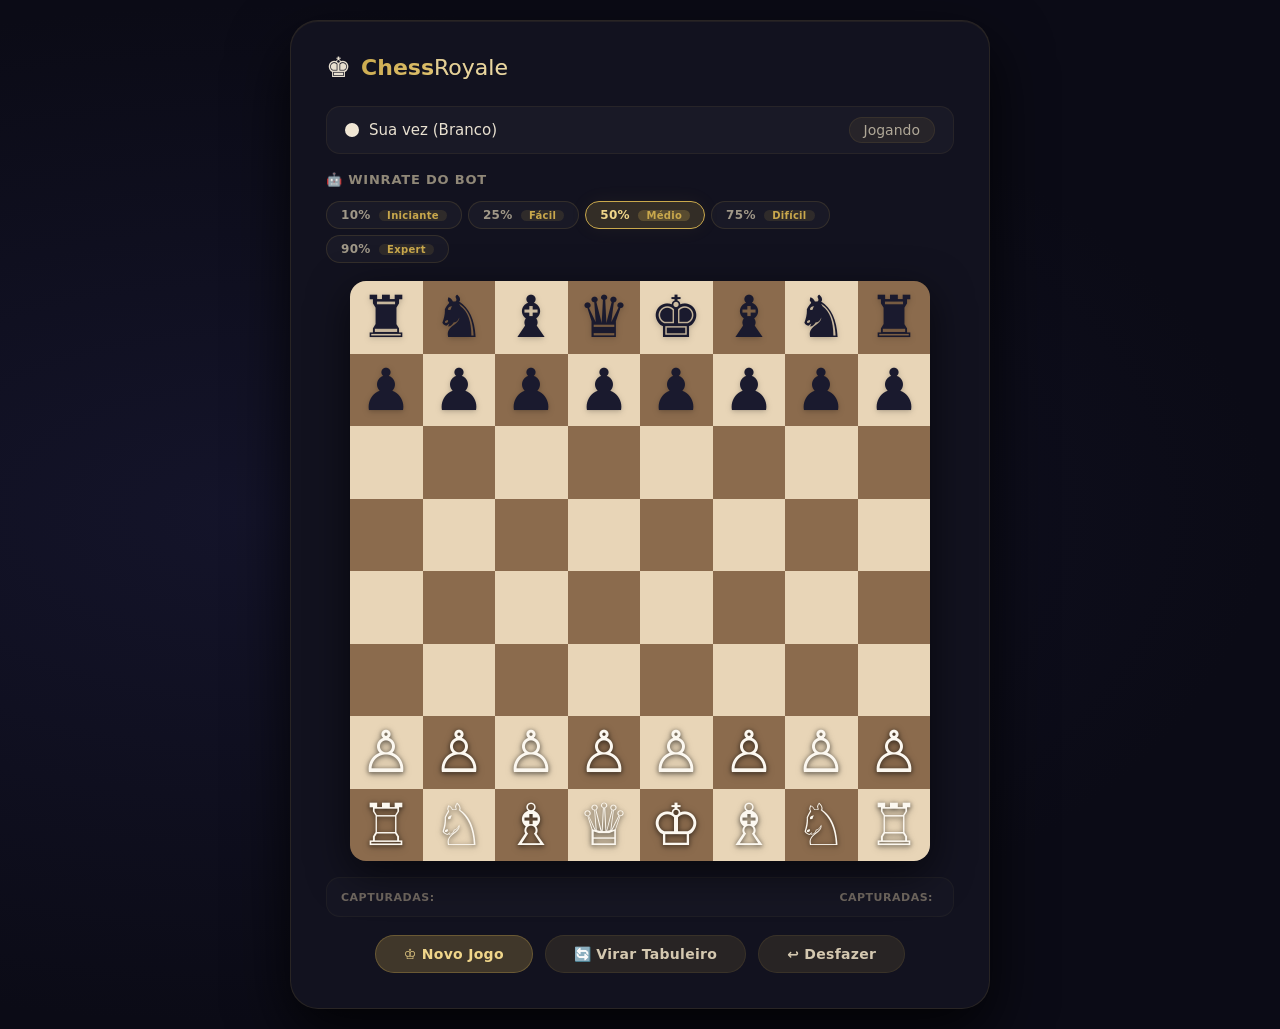
<file: index.html>
<!DOCTYPE html>
<html lang="pt-BR">
<head>
    <meta charset="UTF-8">
    <meta name="viewport" content="width=device-width, initial-scale=1.0">
    <title>♚ Chess Royale</title>
    <link rel="stylesheet" href="style.css">
</head>
<body>
    <div id="app">

    </div>

    <div class="game-container">
        <!-- Cabeçalho -->
        <div class="header">
            <div class="logo-area">
                <span class="logo-icon">♚</span>
                <span class="logo-text">Chess<span>Royale</span></span>
            </div>
        </div>

        <!-- Status -->
        <div class="status-bar">
            <div class="turn-indicator">
                <span class="turn-dot white" id="turnDot"></span>
                <span id="turnText">Sua vez</span>
            </div>
            <div class="status-message" id="statusMessage">Jogo em andamento</div>
        </div>

        <!-- Dificuldade / Winrate -->
        <div class="difficulty-section">
            <span class="difficulty-label">🤖 Winrate do Bot</span>
            <div class="difficulty-group" id="difficultyGroup">
                <button class="diff-btn" data-diff="0">10% <span class="winrate-pct">Iniciante</span></button>
                <button class="diff-btn" data-diff="1">25% <span class="winrate-pct">Fácil</span></button>
                <button class="diff-btn active" data-diff="2">50% <span class="winrate-pct">Médio</span></button>
                <button class="diff-btn" data-diff="3">75% <span class="winrate-pct">Difícil</span></button>
                <button class="diff-btn" data-diff="4">90% <span class="winrate-pct">Expert</span></button>
            </div>
        </div>

        <!-- Tabuleiro -->
        <div class="board-wrapper">
            <div class="board" id="board"></div>
        </div>

        <!-- Peças capturadas -->
        <div class="captured-area">
            <div class="captured-group" id="capturedWhite"><span class="captured-label">Capturadas:</span></div>
            <div class="captured-group" id="capturedBlack"><span class="captured-label">Capturadas:</span></div>
        </div>

        <!-- Controles -->
        <div class="controls">
            <button class="ctrl-btn primary" id="newGameBtn">♔ Novo Jogo</button>
            <button class="ctrl-btn" id="flipBoardBtn">🔄 Virar Tabuleiro</button>
            <button class="ctrl-btn" id="undoBtn">↩ Desfazer</button>
        </div>
    </div>

    <script src="script.js"></script>
    <script type="module" src="./src/main.js"></script>
      <script type="module">
    import { createButton } from './src/Components/Button/button.js';
    const btn = createButton({ label: 'Olá', onClick: () => alert('Oi!') });
    document.getElementById('app').appendChild(btn);
  </script>
</body>
</html>
</file>
<file: style.css>
*,
*::before,
*::after {
    margin: 0;
    padding: 0;
    box-sizing: border-box;
}
body {
    font-family: 'Segoe UI', system-ui, sans-serif;
    background: #0b0b16;
    color: #e8e0d0;
    min-height: 100vh;
    display: flex;
    justify-content: center;
    align-items: center;
    padding: 20px;
    background-image: radial-gradient(ellipse at 20% 50%, #14142a 0%, #0b0b16 70%);
}
.game-container {
    background: #12121f;
    border-radius: 28px;
    padding: 30px 35px 35px;
    box-shadow: 0 25px 60px rgba(0, 0, 0, 0.8), inset 0 1px 0 rgba(201, 168, 76, 0.08);
    border: 1px solid rgba(201, 168, 76, 0.12);
    max-width: 700px;
    width: 100%;
}
.header {
    display: flex;
    justify-content: space-between;
    align-items: center;
    margin-bottom: 22px;
    flex-wrap: wrap;
    gap: 12px;
}
.logo-area {
    display: flex;
    align-items: center;
    gap: 10px;
}
.logo-icon {
    font-size: 28px;
}
.logo-text {
    font-size: 22px;
    font-weight: 700;
    background: linear-gradient(135deg, #c9a84c, #f0d68a);
    -webkit-background-clip: text;
    -webkit-text-fill-color: transparent;
    background-clip: text;
}
.logo-text span {
    font-weight: 300;
    -webkit-text-fill-color: rgba(232, 224, 208, 0.4);
}
.status-bar {
    display: flex;
    justify-content: space-between;
    align-items: center;
    background: rgba(255, 255, 255, 0.03);
    border-radius: 14px;
    padding: 10px 18px;
    margin-bottom: 18px;
    border: 1px solid rgba(201, 168, 76, 0.08);
    flex-wrap: wrap;
    gap: 8px;
}
.turn-indicator {
    display: flex;
    align-items: center;
    gap: 10px;
    font-size: 15px;
    font-weight: 500;
}
.turn-dot {
    width: 14px;
    height: 14px;
    border-radius: 50%;
    transition: background 0.3s;
    border: 1px solid rgba(255, 255, 255, 0.15);
}
.turn-dot.white { background: #f0e6d3; }
.turn-dot.black { background: #1a1a2e; }
.turn-dot.waiting {
    background: #c9a84c;
    animation: pulse-dot 1s infinite;
}
@keyframes pulse-dot {
    0%, 100% { opacity: 0.6; transform: scale(1); }
    50% { opacity: 1; transform: scale(1.2); }
}
.status-message {
    font-size: 14px;
    color: #b0a898;
    background: rgba(201, 168, 76, 0.08);
    padding: 4px 14px;
    border-radius: 20px;
    border: 1px solid rgba(201, 168, 76, 0.1);
}
.status-message.active {
    color: #f0d68a;
    border-color: rgba(201, 168, 76, 0.3);
}
.difficulty-section {
    display: flex;
    align-items: center;
    gap: 14px;
    flex-wrap: wrap;
    margin-bottom: 18px;
}
.difficulty-label {
    font-size: 13px;
    font-weight: 600;
    text-transform: uppercase;
    letter-spacing: 0.8px;
    color: #908878;
}
.difficulty-group {
    display: flex;
    gap: 6px;
    flex-wrap: wrap;
}
.diff-btn {
    padding: 6px 14px;
    border-radius: 30px;
    border: 1px solid rgba(201, 168, 76, 0.15);
    background: rgba(255, 255, 255, 0.03);
    color: #a09888;
    font-size: 12px;
    font-weight: 600;
    cursor: pointer;
    transition: all 0.25s;
    letter-spacing: 0.3px;
    font-family: inherit;
}
.diff-btn:hover {
    background: rgba(201, 168, 76, 0.08);
    color: #e8e0d0;
    border-color: rgba(201, 168, 76, 0.25);
}
.diff-btn.active {
    background: rgba(201, 168, 76, 0.18);
    color: #f0d68a;
    border-color: #c9a84c;
    box-shadow: 0 0 20px rgba(201, 168, 76, 0.06);
}
.diff-btn .winrate-pct {
    display: inline-block;
    background: rgba(201, 168, 76, 0.12);
    padding: 0 8px;
    border-radius: 12px;
    font-size: 10px;
    color: #c9a84c;
    margin-left: 4px;
}
.diff-btn.active .winrate-pct {
    background: rgba(201, 168, 76, 0.25);
}
.board-wrapper {
    position: relative;
    aspect-ratio: 1 / 1;
    width: 100%;
    max-width: 580px;
    margin: 0 auto;
    border-radius: 16px;
    overflow: hidden;
    box-shadow: 0 12px 40px rgba(0, 0, 0, 0.6), inset 0 0 0 1px rgba(201, 168, 76, 0.06);
    background: #0b0b16;
}
.board {
    display: grid;
    grid-template-columns: repeat(8, 1fr);
    grid-template-rows: repeat(8, 1fr);
    width: 100%;
    height: 100%;
}
.square {
    display: flex;
    align-items: center;
    justify-content: center;
    font-size: clamp(32px, 9vw, 58px);
    cursor: pointer;
    user-select: none;
    position: relative;
    transition: background 0.15s;
    font-family: 'Segoe UI', 'Arial Unicode MS', sans-serif;
    text-shadow: 0 1px 3px rgba(0, 0, 0, 0.2);
}
.square.light { background: #e8d5b7; }
.square.dark { background: #8b6b4d; }
.square:hover { filter: brightness(1.04); }
.square.selected {
    outline: 3px solid #c9a84c;
    outline-offset: -3px;
    z-index: 2;
}
.square .move-dot {
    position: absolute;
    width: 26%;
    height: 26%;
    border-radius: 50%;
    background: rgba(0, 0, 0, 0.12);
    pointer-events: none;
    z-index: 1;
}
.square .move-dot.capture-ring {
    width: 72%;
    height: 72%;
    border-radius: 50%;
    border: 6px solid rgba(0, 0, 0, 0.12);
    background: transparent;
}
.piece {
    z-index: 2;
    pointer-events: none;
    line-height: 1;
    transition: transform 0.1s;
}
.piece.white-piece {
    color: #fcf8f0;
    text-shadow: 0 1px 4px rgba(0, 0, 0, 0.5), 0 0 8px rgba(0, 0, 0, 0.15);
    filter: drop-shadow(0 2px 3px rgba(0, 0, 0, 0.25));
}
.piece.black-piece {
    color: #1a1a2e;
    text-shadow: 0 1px 4px rgba(0, 0, 0, 0.1);
    filter: drop-shadow(0 2px 3px rgba(0, 0, 0, 0.15));
}
.square.last-move {
    background: rgba(201, 168, 76, 0.2) !important;
}
.square.in-check {
    background: rgba(220, 50, 50, 0.35) !important;
    animation: check-pulse 0.8s infinite alternate;
}
@keyframes check-pulse {
    0% { background: rgba(220, 50, 50, 0.25) !important; }
    100% { background: rgba(220, 50, 50, 0.50) !important; }
}
.captured-area {
    display: flex;
    justify-content: space-between;
    margin-top: 16px;
    padding: 8px 14px;
    background: rgba(255, 255, 255, 0.02);
    border-radius: 14px;
    border: 1px solid rgba(201, 168, 76, 0.05);
    min-height: 40px;
    font-size: 20px;
    flex-wrap: wrap;
    gap: 6px;
}
.captured-area .captured-group {
    display: flex;
    flex-wrap: wrap;
    gap: 2px;
    align-items: center;
}
.captured-area .captured-label {
    font-size: 11px;
    font-weight: 600;
    color: #706860;
    text-transform: uppercase;
    letter-spacing: 0.5px;
    margin-right: 6px;
}
.captured-area .captured-piece {
    opacity: 0.8;
}
.controls {
    display: flex;
    gap: 12px;
    margin-top: 18px;
    justify-content: center;
    flex-wrap: wrap;
}
.ctrl-btn {
    padding: 10px 28px;
    border-radius: 30px;
    border: none;
    background: rgba(201, 168, 76, 0.12);
    color: #d4c8b0;
    font-size: 14px;
    font-weight: 600;
    cursor: pointer;
    transition: all 0.25s;
    font-family: inherit;
    letter-spacing: 0.3px;
    border: 1px solid rgba(201, 168, 76, 0.1);
}
.ctrl-btn:hover {
    background: rgba(201, 168, 76, 0.22);
    color: #f0e6d3;
    border-color: rgba(201, 168, 76, 0.25);
    transform: translateY(-1px);
    box-shadow: 0 6px 20px rgba(201, 168, 76, 0.06);
}
.ctrl-btn.primary {
    background: rgba(201, 168, 76, 0.25);
    color: #f0d68a;
    border-color: rgba(201, 168, 76, 0.3);
}
.ctrl-btn.primary:hover {
    background: rgba(201, 168, 76, 0.35);
    box-shadow: 0 6px 30px rgba(201, 168, 76, 0.12);
}
.ctrl-btn:active { transform: scale(0.96); }
@media (max-width: 600px) {
    .game-container { padding: 16px; }
    .logo-text { font-size: 18px; }
    .diff-btn { font-size: 11px; padding: 5px 12px; }
    .square { font-size: clamp(24px, 10vw, 40px); }
    .ctrl-btn { padding: 8px 18px; font-size: 12px; flex: 1; }
}
@media (max-width: 400px) {
    .square { font-size: clamp(18px, 9vw, 30px); }
    .diff-btn { font-size: 10px; padding: 4px 8px; }
}
::-webkit-scrollbar { width: 4px; }
::-webkit-scrollbar-track { background: transparent; }
::-webkit-scrollbar-thumb { background: rgba(201, 168, 76, 0.3); border-radius: 10px; }
</file>
